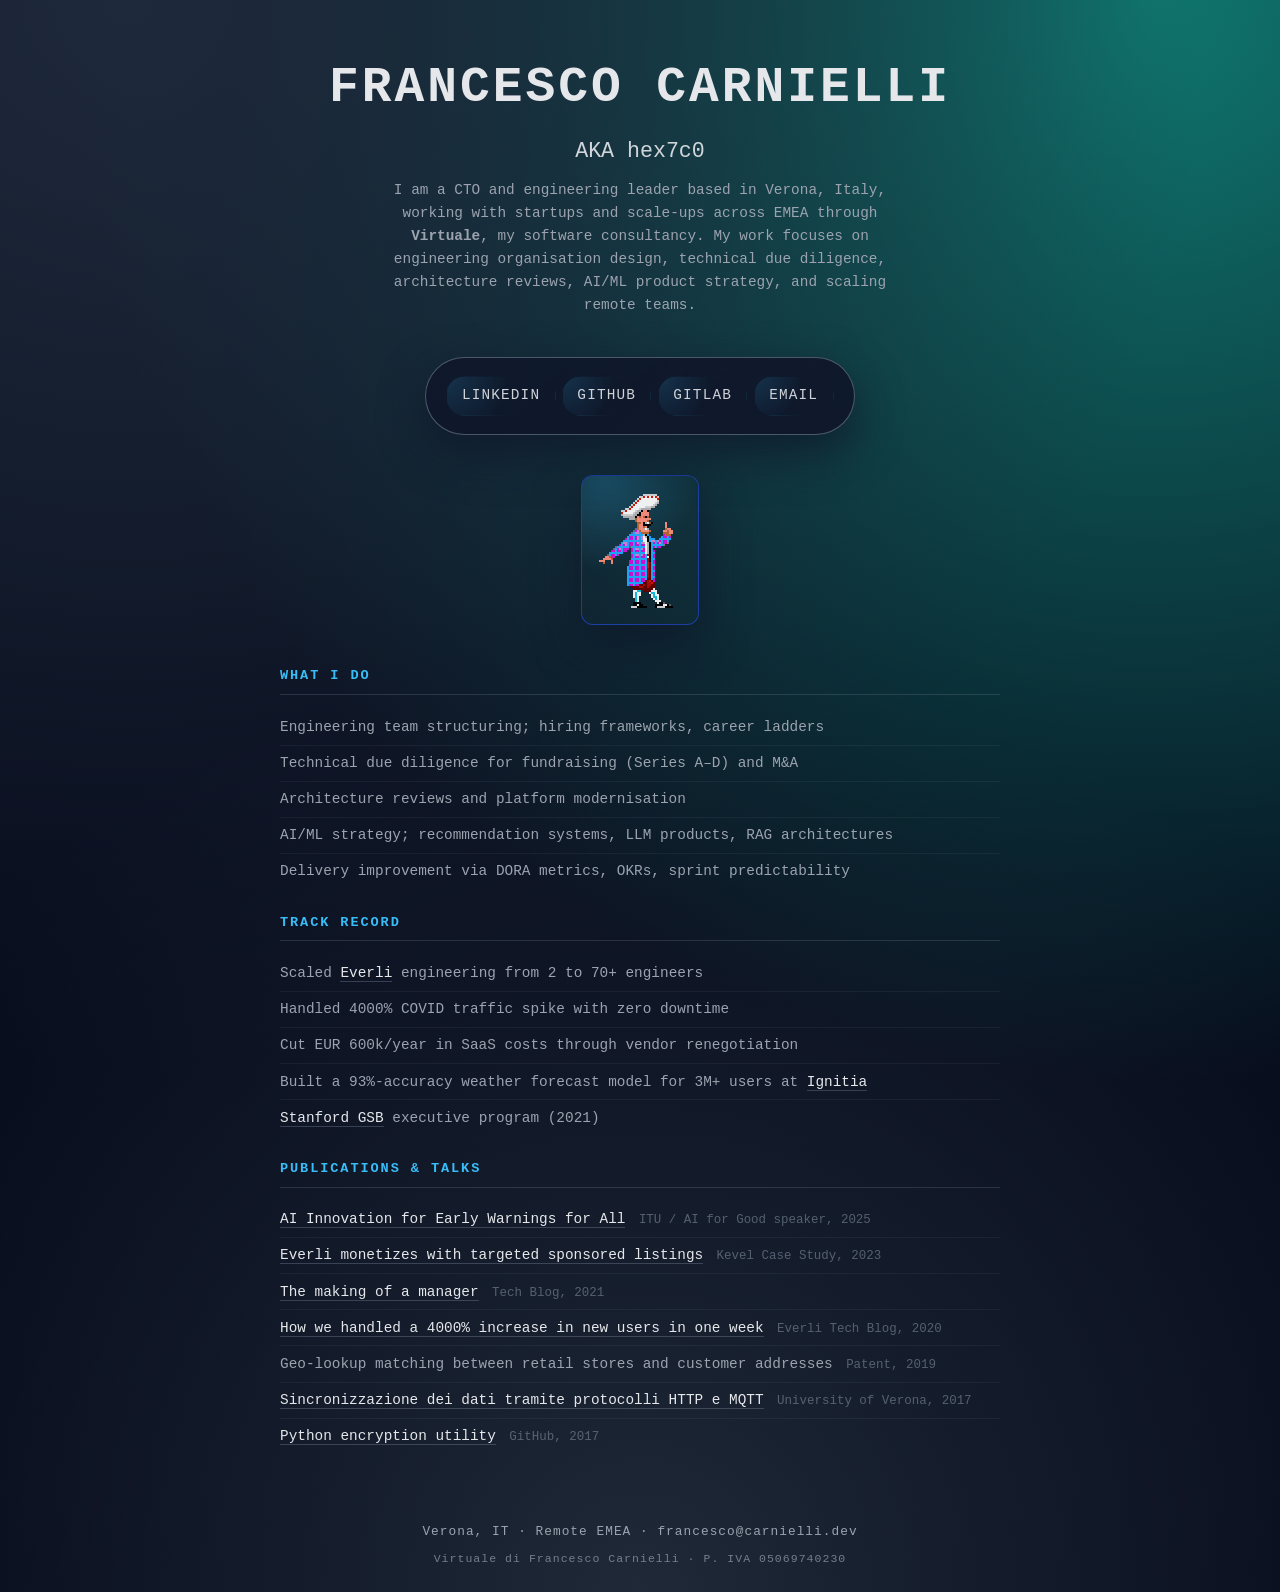
<file: index.html>
<!DOCTYPE html>
<html lang="en">
<head>
  <meta charset="utf-8" />
  <title>Francesco Carnielli | hex7c0 | CTO</title>

  <meta name="author" content="Francesco Carnielli" />
  <meta name="description" content="Francesco Carnielli (hex7c0), CTO &amp; engineering leader in Verona — helping startups and scale-ups build teams, run due diligence, and ship AI/ML products." />
  <meta name="viewport" content="width=device-width, initial-scale=1" />
  <meta name="robots" content="index, follow, max-image-preview:large, max-snippet:-1, max-video-preview:-1">

  <link rel="canonical" href="https://francesco.carnielli.dev/" />
  <link rel="alternate" hreflang="en" href="https://francesco.carnielli.dev/">
  <link rel="alternate" hreflang="x-default" href="https://francesco.carnielli.dev/">

  <link rel="icon" type="image/x-icon" href="/favicon.ico" />
  <style>
:root {
  --bg: #020617;
  --bg-soft: #0b1120;
  --fg: #e5e7eb;
  --fg-body: #cbd5e1;
  --muted: #9ca3af;
  --accent: #38bdf8;
  --accent-soft: rgba(56, 189, 248, 0.18);
  --link-hover: #7dd3fc;

  --font-mono: ui-monospace, SFMono-Regular, Menlo, Monaco, Consolas, "Liberation Mono", "Fira Code", "JetBrains Mono", monospace;

  --radius-lg: 0.75rem;
  --radius-full: 999px;
  --shadow-soft: 0 18px 45px rgba(15, 23, 42, 0.75);
  --transition-fast: 160ms ease-out;
}

*, *::before, *::after { box-sizing: border-box; }

body {
  margin: 0;
  min-height: 100vh;
  font-family: var(--font-mono);
  background:
    radial-gradient(circle at 10% 0%, #1e293b 0, transparent 55%),
    radial-gradient(circle at 90% 0%, #0f766e 0, transparent 55%),
    radial-gradient(circle at 50% 100%, #1f2937 0, transparent 55%),
    linear-gradient(180deg, var(--bg-soft), var(--bg));
  color: var(--fg-body);
  display: flex;
  flex-direction: column;
  -webkit-font-smoothing: antialiased;
  text-rendering: optimizeLegibility;
  line-height: 1.65;
}

a { transition: color var(--transition-fast), border-color var(--transition-fast); }

/* =============================================================
 * Homepage specific
 * ============================================================= */

main.page {
  flex: 1;
  display: flex;
  flex-direction: column;
  align-items: center;
  padding: 3rem 1.5rem 2rem;
  position: relative;
  z-index: 1;
  gap: 2.5rem;
}

.hero {
  max-width: 720px;
  text-align: center;
}
.hero h1 {
  margin: 0 0 0.25rem;
  font-size: clamp(2.2rem, 3vw + 1rem, 3.1rem);
  font-weight: 600;
  letter-spacing: 0.06em;
  text-transform: uppercase;
  color: var(--fg);
}
.hero h2 {
  margin: 0 0 0.6rem;
  font-size: clamp(1rem, 1.2vw + 0.8rem, 1.35rem);
  font-weight: 300;
  opacity: 0.9;
  color: var(--fg);
}
/* Same face as the UA <code> style used by the handle next to it */
.hero .aka { font-family: monospace; }
.hero .tagline {
  margin: 0 auto;
  font-size: 0.9rem;
  color: var(--muted);
  line-height: 1.6;
  max-width: 520px;
}

/* Nav pill */
nav.links {
  padding: 1.1rem 1.25rem;
  border-radius: var(--radius-full);
  background: linear-gradient(135deg, rgba(15,23,42,0.9), rgba(15,23,42,0.95));
  border: 1px solid rgba(148, 163, 184, 0.45);
  box-shadow: var(--shadow-soft);
  backdrop-filter: blur(18px);
  -webkit-backdrop-filter: blur(18px);
}
nav.links ul {
  margin: 0; padding: 0; list-style: none;
  display: flex; flex-wrap: wrap; gap: 0.4rem;
  justify-content: center; align-items: center;
}
nav.links li { transition: opacity var(--transition-fast); }
nav.links a {
  position: relative;
  display: inline-flex; align-items: center; gap: 0.35rem;
  padding: 0.45rem 0.9rem;
  border-radius: var(--radius-full);
  border: 1px solid transparent;
  font-size: 0.9rem;
  letter-spacing: 0.08em;
  text-transform: uppercase;
  text-decoration: none;
  color: var(--fg);
  opacity: 0.9;
  background: radial-gradient(circle at 0 0, var(--accent-soft), transparent 55%);
  cursor: pointer;
  white-space: nowrap;
  transition: background var(--transition-fast), border-color var(--transition-fast),
    color var(--transition-fast), opacity var(--transition-fast),
    transform var(--transition-fast), box-shadow var(--transition-fast);
}
nav.links a:hover, nav.links a:focus-visible {
  outline: none;
  background: radial-gradient(circle at 10% 0%, rgba(56,189,248,0.35), transparent 65%);
  border-color: var(--accent);
  color: var(--link-hover);
  opacity: 1;
  transform: translateY(-1px);
  box-shadow: 0 10px 30px rgba(15,23,42,0.85);
}
nav.links li.fade { opacity: 0.25; }

/* Homepage content sections */
.content {
  max-width: 720px;
  width: 100%;
  text-align: left;
}
.content h3 {
  font-size: 0.85rem;
  text-transform: uppercase;
  letter-spacing: 0.14em;
  color: var(--accent);
  margin: 0 0 0.9rem;
  padding-bottom: 0.4rem;
  border-bottom: 1px solid rgba(148,163,184,0.2);
}
.content ul {
  margin: 0 0 1.4rem;
  padding: 0;
  list-style: none;
}
.content li {
  font-size: 0.9rem;
  line-height: 1.55;
  color: var(--muted);
  padding: 0.4rem 0;
}
.content li + li {
  border-top: 1px solid rgba(148,163,184,0.08);
}
.content a {
  color: var(--fg);
  text-decoration: none;
  border-bottom: 1px solid rgba(148,163,184,0.3);
}
.content a:hover {
  color: var(--link-hover);
  border-color: var(--accent);
}
.content .meta {
  font-size: 0.78rem;
  color: rgba(148,163,184,0.5);
  margin-left: 0.3rem;
}

/* Avatar */
.avatar {
  margin: 0;
  padding: 0.65rem;
  border-radius: var(--radius-lg);
  background: radial-gradient(circle at 20% 0%, rgba(56,189,248,0.24), transparent 55%);
  border: 1px solid rgba(30,64,175,0.9);
  box-shadow: var(--shadow-soft);
}
.avatar img {
  display: block; max-width: 100%; height: auto;
  border-radius: calc(var(--radius-lg) - 0.35rem);
  opacity: 0.96;
  transition: transform var(--transition-fast), box-shadow var(--transition-fast), opacity var(--transition-fast);
}
.avatar img:hover { opacity: 1; box-shadow: 0 22px 50px rgba(15,23,42,0.95); }

/* Footer */
footer.site-footer {
  position: relative; z-index: 1;
  padding: 0.8rem 1.5rem 1.4rem;
  text-align: center;
  font-size: 0.8rem;
  color: var(--muted);
  letter-spacing: 0.08em;
}
footer.site-footer a { color: var(--muted); text-decoration: none; }
footer.site-footer a:hover { color: var(--link-hover); }
.legal { display: inline-block; font-size: 0.72rem; opacity: 0.7; margin-top: 0.45rem; }

/* =============================================================
 * Reduced motion
 * ============================================================= */
@media (prefers-reduced-motion: reduce) {
  .avatar img { transition: opacity 120ms ease-out; transform: none !important; box-shadow: var(--shadow-soft) !important; }
}

/* =============================================================
 * Mobile
 * ============================================================= */
@media (max-width: 720px) {
  main.page { padding-top: 2.5rem; gap: 2rem; }
  nav.links { border-radius: 1.2rem; padding: 0.9rem; width: 100%; max-width: 360px; }
  nav.links ul { display: grid; grid-template-columns: repeat(2, minmax(0,1fr)); gap: 0.6rem; }
  nav.links a { width: 100%; justify-content: center; font-size: 0.8rem; padding: 0.4rem 0.75rem; }
  .avatar { max-width: 140px; }
}
  </style>
  <link rel="author" href="/humans.txt" />

  <meta name="theme-color" content="#020617" />
  <meta property="og:title" content="Francesco Carnielli · hex7c0" />
  <meta property="og:description" content="CTO helping startups and scale-ups build, scale, and fix engineering organisations." />
  <meta property="og:type" content="website" />
  <meta property="og:url" content="https://francesco.carnielli.dev/" />
  <meta property="og:site_name" content="Francesco Carnielli" />
  <meta property="og:locale" content="en_US" />
  <meta property="og:image" content="https://francesco.carnielli.dev/1620806914573.jpeg" />
  <meta property="og:image:type" content="image/jpeg" />
  <meta property="og:image:width" content="746" />
  <meta property="og:image:height" content="746" />
  <meta property="og:image:alt" content="Francesco Carnielli" />

  <meta name="twitter:card" content="summary" />
  <meta name="twitter:image:alt" content="Francesco Carnielli" />

  <script>
    window.dataLayer = window.dataLayer || [];
    function gtag(){dataLayer.push(arguments);}
    gtag('js', new Date());
    gtag('config', 'G-HYYJ00WPV2');
    // Defer the GA library until after load so it never competes with the initial paint.
    addEventListener('load', function () {
      var s = document.createElement('script');
      s.src = 'https://www.googletagmanager.com/gtag/js?id=G-HYYJ00WPV2';
      s.async = true;
      document.head.appendChild(s);
    });
  </script>

  <script type="application/ld+json">
{
  "@context": "https://schema.org",
  "@graph": [
    {
      "@type": "ProfilePage",
      "@id": "https://francesco.carnielli.dev/#profile",
      "url": "https://francesco.carnielli.dev/",
      "name": "Francesco Carnielli · hex7c0 · CTO",
      "description": "Personal profile page for Francesco Carnielli, CTO and engineering leader.",
      "inLanguage": "en",
      "dateCreated": "2026-01-01T09:00:00+01:00",
      "dateModified": "2026-09-22T09:00:00+02:00",
      "isPartOf": {
        "@id": "https://francesco.carnielli.dev/#website"
      },
      "primaryImageOfPage": {
        "@id": "https://francesco.carnielli.dev/#profile-image"
      },
      "mainEntity": {
        "@id": "https://francesco.carnielli.dev/#person"
      }
    },
    {
      "@type": "ImageObject",
      "@id": "https://francesco.carnielli.dev/#profile-image",
      "url": "https://francesco.carnielli.dev/1620806914573.jpeg",
      "contentUrl": "https://francesco.carnielli.dev/1620806914573.jpeg",
      "caption": "Francesco Carnielli"
    },
    {
      "@type": "Person",
      "@id": "https://francesco.carnielli.dev/#person",
      "name": "Francesco Carnielli",
      "givenName": "Francesco",
      "familyName": "Carnielli",
      "alternateName": "hex7c0",
      "identifier": "hex7c0",
      "jobTitle": "Chief Technology Officer",
      "hasOccupation": {
        "@type": "Occupation",
        "name": "Chief Technology Officer",
        "occupationLocation": {
          "@type": "City",
          "name": "Verona, Italy"
        }
      },
      "description": "CTO and engineering leader helping startups and scale-ups build teams, improve architecture, run technical due diligence, and deliver AI/ML products.",
      "url": "https://francesco.carnielli.dev/",
      "mainEntityOfPage": {
        "@id": "https://francesco.carnielli.dev/#profile"
      },
      "email": "francesco@carnielli.dev",
      "image": {
        "@id": "https://francesco.carnielli.dev/#profile-image"
      },
      "address": {
        "@type": "PostalAddress",
        "addressLocality": "Verona",
        "addressRegion": "VR",
        "addressCountry": "IT"
      },
      "sameAs": [
        "https://www.linkedin.com/in/francesco-carnielli/",
        "https://github.com/hex7c0",
        "https://gitlab.com/hex7c0",
        "https://leetcode.com/u/hex7c0/",
        "https://stackoverflow.com/users/6843241",
        "https://www.npmjs.com/~hex7c0",
        "https://www.malt.com/profile/francescocarnielli",
        "https://www.gigx.com/user/francesco-carnielli",
        "https://aiforgood.itu.int/speaker/francesco-carnielli/"
      ],
      "knowsAbout": [
        "Software Engineering",
        "Engineering Leadership",
        "Team Scaling",
        "Technical Due Diligence",
        "AI/ML Strategy",
        "DORA Metrics",
        "E-Commerce"
      ],
      "knowsLanguage": [
        {
          "@type": "Language",
          "name": "Italian",
          "alternateName": "it"
        },
        {
          "@type": "Language",
          "name": "English",
          "alternateName": "en"
        }
      ],
      "alumniOf": [
        {
          "@type": "EducationalOrganization",
          "name": "Stanford University Graduate School of Business",
          "url": "https://www.gsb.stanford.edu/"
        },
        {
          "@type": "EducationalOrganization",
          "name": "University of Verona",
          "url": "https://www.univr.it/"
        }
      ],
      "owns": {
        "@id": "https://francesco.carnielli.dev/#business"
      },
      "worksFor": {
        "@type": "Organization",
        "name": "New Digital Intelligence",
        "url": "https://new-digital-intelligence.com/"
      },
      "affiliation": [
        {
          "@type": "Organization",
          "name": "Everli",
          "url": "https://everli.com"
        },
        {
          "@type": "Organization",
          "name": "Ignitia",
          "url": "https://ignitia.info"
        },
        {
          "@type": "Organization",
          "name": "New Digital Intelligence",
          "url": "https://new-digital-intelligence.com/"
        },
        {
          "@type": "Organization",
          "@id": "https://pixelgate.dog/#org",
          "name": "PixelGate",
          "url": "https://pixelgate.dog/",
          "sameAs": [
            "https://maps.google.com/?cid=12820802307592881686"
          ]
        }
      ],
      "subjectOf": [
        {
          "@type": "Article",
          "url": "https://www.itu.int/en/ITU-D/Emergency-Telecommunications/Pages/Events/2025/AI-for-EW4All-Hackathon-Finalists.aspx",
          "headline": "AI for Early Warnings for All Innovation Challenge: Top Four Finalists",
          "publisher": {
            "@type": "Organization",
            "name": "International Telecommunication Union",
            "url": "https://www.itu.int/"
          }
        },
        {
          "@type": "Article",
          "url": "https://www.kevel.com/customers/everli",
          "headline": "Everli monetizes with targeted sponsored listings",
          "publisher": {
            "@type": "Organization",
            "name": "Kevel",
            "url": "https://www.kevel.com/"
          }
        }
      ]
    },
    {
      "@type": "WebSite",
      "@id": "https://francesco.carnielli.dev/#website",
      "url": "https://francesco.carnielli.dev/",
      "name": "Francesco Carnielli · hex7c0",
      "description": "Personal website of Francesco Carnielli, CTO and engineering leader.",
      "inLanguage": "en",
      "publisher": {
        "@id": "https://francesco.carnielli.dev/#person"
      },
      "author": {
        "@id": "https://francesco.carnielli.dev/#person"
      }
    },
    {
      "@type": "BlogPosting",
      "@id": "https://francesco.carnielli.dev/the-making-of-a-manager/#article",
      "url": "https://francesco.carnielli.dev/the-making-of-a-manager/",
      "headline": "The Making of a Manager",
      "description": "Notes and takeaways from Julie Zhuo's The Making of a Manager.",
      "inLanguage": "en",
      "datePublished": "2021-05-03T09:00:00+02:00",
      "dateModified": "2026-05-04T09:00:00+02:00",
      "author": {
        "@id": "https://francesco.carnielli.dev/#person"
      },
      "publisher": {
        "@id": "https://francesco.carnielli.dev/#person"
      },
      "image": {
        "@id": "https://francesco.carnielli.dev/#profile-image"
      },
      "isPartOf": {
        "@id": "https://francesco.carnielli.dev/#website"
      }
    },
    {
      "@type": "BlogPosting",
      "@id": "https://francesco.carnielli.dev/#everli-covid-scale-post",
      "url": "https://web.archive.org/web/20201030065520/https://tech.everli.com/2020/07/07/how-we-handled-the-spike-of-more-than-4k-new-users-in-a-week/",
      "headline": "How we handled a 4000% increase in new users in one week",
      "description": "Engineering post-mortem on scaling Everli's platform during the COVID-19 traffic surge.",
      "inLanguage": "en",
      "datePublished": "2020-07-07T09:00:00+02:00",
      "author": {
        "@id": "https://francesco.carnielli.dev/#person"
      },
      "publisher": {
        "@type": "Organization",
        "name": "Everli",
        "url": "https://everli.com"
      },
      "image": {
        "@id": "https://francesco.carnielli.dev/#profile-image"
      }
    },
    {
      "@type": "CreativeWork",
      "@id": "https://francesco.carnielli.dev/#smiot-work",
      "url": "https://github.com/hex7c0/smIoT",
      "name": "Sincronizzazione dei dati tramite protocolli HTTP e MQTT",
      "description": "University of Verona research work on data synchronisation using HTTP and MQTT protocols.",
      "inLanguage": "it",
      "datePublished": "2017",
      "author": {
        "@id": "https://francesco.carnielli.dev/#person"
      }
    },
    {
      "@type": "SoftwareSourceCode",
      "@id": "https://francesco.carnielli.dev/#encryptopy",
      "url": "https://francesco.carnielli.dev/EncryptoPy/",
      "name": "EncryptoPy",
      "description": "Python encryption utility.",
      "programmingLanguage": "Python",
      "datePublished": "2017",
      "author": {
        "@id": "https://francesco.carnielli.dev/#person"
      },
      "codeRepository": "https://github.com/hex7c0/EncryptoPy"
    },
    {
      "@type": "CreativeWork",
      "@id": "https://francesco.carnielli.dev/#geo-lookup-patent",
      "name": "Geo-lookup matching between retail stores and customer addresses",
      "description": "Patent covering geo-lookup matching between retail stores and customer addresses.",
      "genre": "Patent",
      "inLanguage": "en",
      "datePublished": "2019",
      "author": {
        "@id": "https://francesco.carnielli.dev/#person"
      }
    },
    {
      "@type": "ProfessionalService",
      "@id": "https://francesco.carnielli.dev/#business",
      "name": "Virtuale",
      "legalName": "Virtuale di Francesco Carnielli",
      "vatID": "IT05069740230",
      "taxID": "05069740230",
      "url": "https://francesco.carnielli.dev/",
      "image": {
        "@id": "https://francesco.carnielli.dev/#profile-image"
      },
      "founder": {
        "@id": "https://francesco.carnielli.dev/#person"
      },
      "subOrganization": {
        "@id": "https://pixelgate.dog/#org"
      },
      "areaServed": {
        "@type": "Place",
        "name": "Europe"
      },
      "serviceType": [
        "Software consulting",
        "Technical due diligence",
        "Engineering leadership",
        "AI/ML strategy"
      ],
      "address": {
        "@type": "PostalAddress",
        "addressCountry": "IT"
      },
      "sameAs": [
        "https://maps.google.com/?cid=18102460812239205122"
      ]
    }
  ]
}
  </script>

</head>
<body>
  <main id="main" class="page">
    <header class="hero">
      <h1>Francesco Carnielli</h1>
      <h2>
        <span class="aka">AKA</span>
        <code>hex7c0</code>
      </h2>
      <p class="tagline">
        I am a CTO and engineering leader based in Verona, Italy, working with startups and scale-ups across EMEA
        through <strong>Virtuale</strong>, my software consultancy. My work focuses on engineering organisation design,
        technical due diligence, architecture reviews, AI/ML product strategy, and scaling remote teams.
      </p>
    </header>

    <nav class="links" id="nav" aria-label="Profiles">
      <ul>
        <li><a href="https://www.linkedin.com/in/francesco-carnielli/" target="_blank" rel="me noopener">LinkedIn</a></li>
        <li><a href="https://github.com/hex7c0" target="_blank" rel="me noopener">GitHub</a></li>
        <li><a href="https://gitlab.com/hex7c0" target="_blank" rel="me noopener">GitLab</a></li>
        <li><a href="mailto:francesco@carnielli.dev">Email</a></li>
      </ul>
    </nav>

    <figure class="avatar">
      <img id="stan" src="stan.gif" alt="Site avatar: Stan, the animated pixel-art salesman in a checkered jacket" width="95" height="128" decoding="async" />
    </figure>

    <section class="content">
      <h3>What I do</h3>
      <ul>
        <li>Engineering team structuring; hiring frameworks, career ladders</li>
        <li>Technical due diligence for fundraising (Series A&ndash;D) and M&amp;A</li>
        <li>Architecture reviews and platform modernisation</li>
        <li>AI/ML strategy; recommendation systems, LLM products, RAG architectures</li>
        <li>Delivery improvement via DORA metrics, OKRs, sprint predictability</li>
      </ul>

      <h3>Track record</h3>
      <ul>
        <li>Scaled <a href="https://everli.com" target="_blank" rel="noopener">Everli</a> engineering from 2 to 70+ engineers</li>
        <li>Handled 4000% COVID traffic spike with zero downtime</li>
        <li>Cut EUR&nbsp;600k/year in SaaS costs through vendor renegotiation</li>
        <li>Built a 93%-accuracy weather forecast model for 3M+ users at <a href="https://ignitia.info" target="_blank" rel="noopener">Ignitia</a></li>
        <li><a href="https://stanfordexeced.novoed.com/#!/courses/endeavor-tech-leaders-su21/statements/2482316" target="_blank" rel="noopener">Stanford GSB</a> executive program (2021)</li>
      </ul>

      <h3>Publications &amp; Talks</h3>
      <ul>
        <li><a href="https://web.archive.org/web/20260218130214/https://www.itu.int/en/ITU-D/Emergency-Telecommunications/Pages/Events/2025/AI-for-EW4All-Hackathon-Finalists.aspx" target="_blank" rel="noopener">AI Innovation for Early Warnings for All</a> <span class="meta">ITU / AI for Good speaker, 2025</span></li>
        <li><a href="https://web.archive.org/web/20251206194227/https://www.kevel.com/customers/everli" target="_blank" rel="noopener">Everli monetizes with targeted sponsored listings</a> <span class="meta">Kevel Case Study, 2023</span></li>
        <li><a href="/the-making-of-a-manager/">The making of a manager</a> <span class="meta">Tech Blog, 2021</span></li>
        <li><a href="https://web.archive.org/web/20201030065520/https://tech.everli.com/2020/07/07/how-we-handled-the-spike-of-more-than-4k-new-users-in-a-week" target="_blank" rel="noopener">How we handled a 4000% increase in new users in one week</a> <span class="meta">Everli Tech Blog, 2020</span></li>
        <li>Geo-lookup matching between retail stores and customer addresses <span class="meta">Patent, 2019</span></li>
        <li><a href="https://github.com/hex7c0/smIoT" target="_blank" rel="noopener" lang="it" hreflang="it">Sincronizzazione dei dati tramite protocolli HTTP e MQTT</a> <span class="meta">University of Verona, 2017</span></li>
        <li><a href="/EncryptoPy/">Python encryption utility</a> <span class="meta">GitHub, 2017</span></li>
      </ul>
    </section>
  </main>

  <footer class="site-footer">
    <a href="https://en.wikipedia.org/wiki/Verona" target="_blank" rel="noopener">Verona, IT</a>
    &middot; Remote EMEA &middot;
    <a href="mailto:francesco@carnielli.dev">francesco@carnielli.dev</a>
    <br />
    <span class="legal">Virtuale di Francesco Carnielli &middot; P. IVA 05069740230</span>
  </footer>

  <script>
    (() => {
      "use strict";
      const enableMotion = !window.matchMedia("(prefers-reduced-motion: reduce)").matches
        && window.matchMedia("(hover: hover)").matches
        && !window.matchMedia("(pointer: coarse)").matches;
      if (!enableMotion) return;
      const stan = document.getElementById("stan");
      const linkItems = Array.from(document.getElementById("nav").querySelectorAll("li"));
      let middleX = window.innerWidth / 2;
      let middleY = window.innerHeight / 2;
      window.addEventListener("resize", function() { middleX = window.innerWidth / 2; middleY = window.innerHeight / 2; });
      let lastMouseEvent = null, frameRequested = false;
      function handleMouseFrame() {
        frameRequested = false;
        if (!lastMouseEvent) return;
        const dx = lastMouseEvent.clientX - middleX, dy = middleY - lastMouseEvent.clientY;
        const rotateY = dx / 16, rotateX = dy / 12, scaleX = dx < 0 ? -1 : 1;
        const s = (rotateX - rotateY) / 8;
        stan.style.transform = "rotateY(" + rotateY + "deg) rotateX(" + rotateX + "deg) scaleX(" + scaleX + ")";
        stan.style.boxShadow = s + "px " + s + "px 22px rgba(15,23,42,0.95)";
      }
      window.addEventListener("mousemove", function(e) {
        lastMouseEvent = e;
        if (!frameRequested) { frameRequested = true; requestAnimationFrame(handleMouseFrame); }
      }, { passive: true });
      linkItems.forEach(function(item) {
        item.addEventListener("mouseenter", function() { linkItems.forEach(function(li) { li.classList.add("fade"); }); item.classList.remove("fade"); });
        item.addEventListener("mouseleave", function() { linkItems.forEach(function(li) { li.classList.remove("fade"); }); });
      });
    })();
  </script>
</body>
</html>
</file>
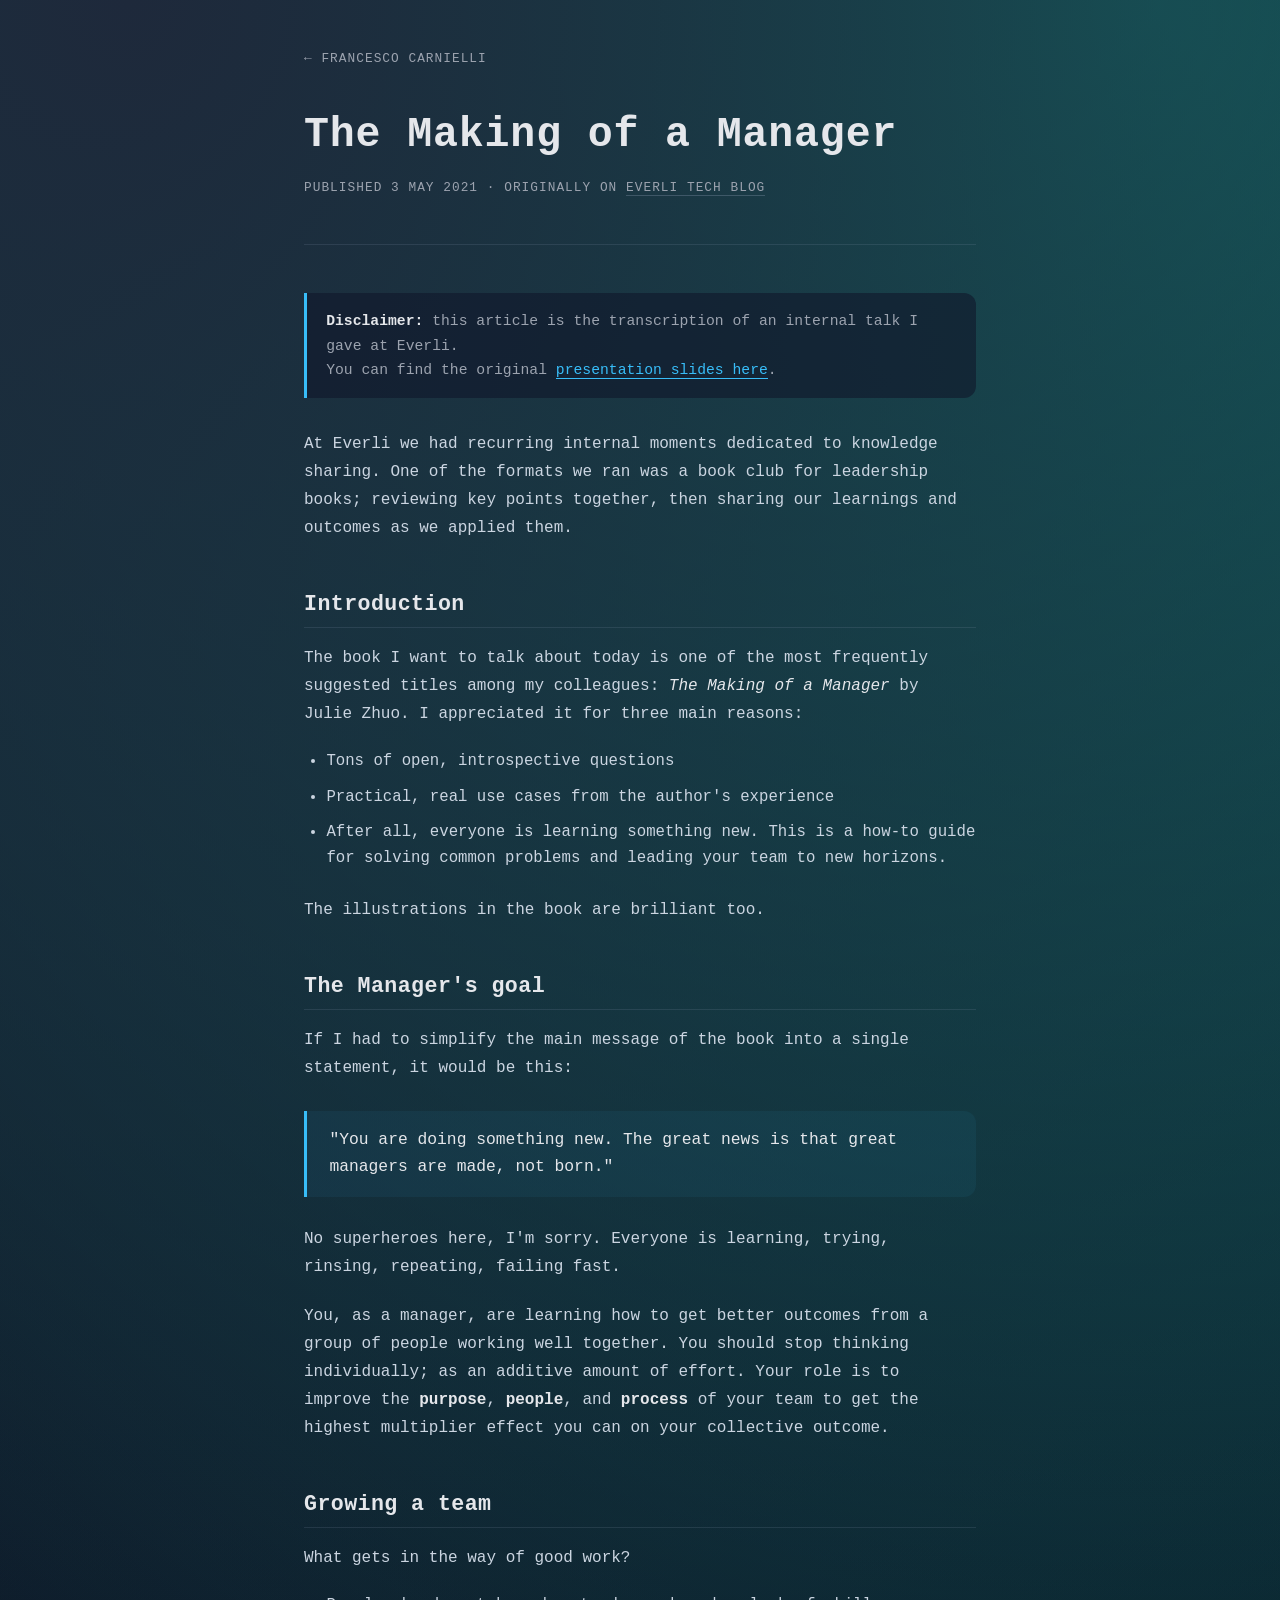
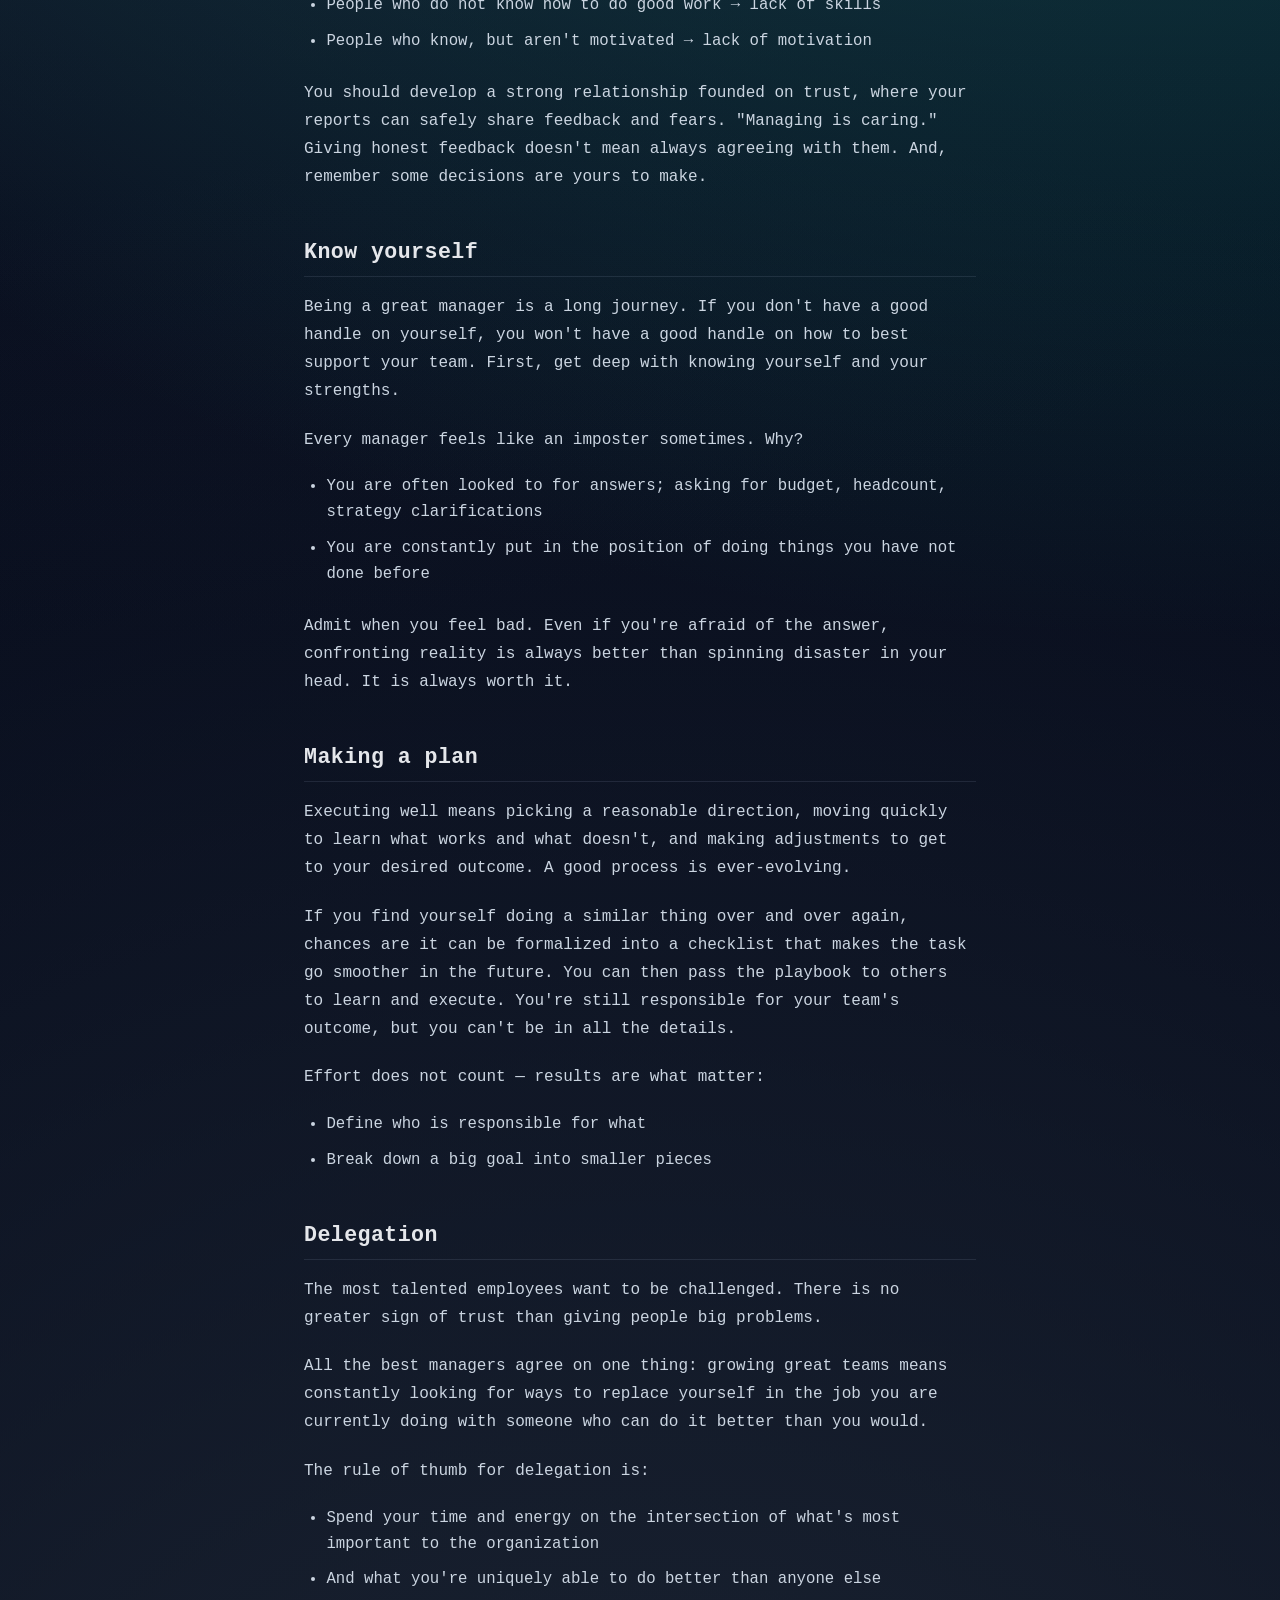
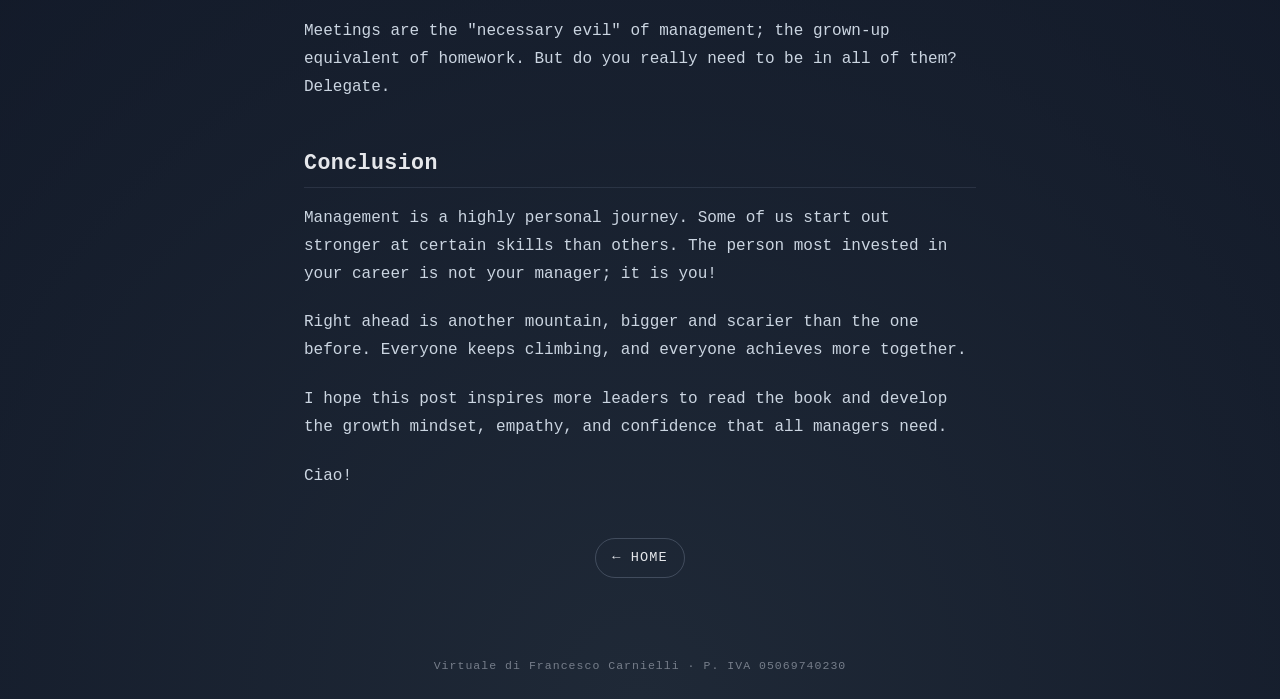
<file: the-making-of-a-manager/index.html>
<!DOCTYPE html>
<html lang="en">
<head>
  <meta charset="utf-8" />
  <title>The Making of a Manager · Francesco Carnielli</title>

  <meta name="author" content="Francesco Carnielli" />
  <meta name="description" content="Notes and takeaways from Julie Zhuo's 'The Making of a Manager': an engineering leader on managing teams, delegation, and growing as a manager." />
  <meta name="viewport" content="width=device-width, initial-scale=1" />
  <meta name="robots" content="index, follow, max-image-preview:large, max-snippet:-1, max-video-preview:-1">

  <link rel="canonical" href="https://francesco.carnielli.dev/the-making-of-a-manager/" />
  <link rel="alternate" hreflang="en" href="https://francesco.carnielli.dev/the-making-of-a-manager/">
  <link rel="alternate" hreflang="x-default" href="https://francesco.carnielli.dev/the-making-of-a-manager/">

  <link rel="icon" type="image/x-icon" href="/favicon.ico" />
  <style>
:root {
  --bg: #020617;
  --bg-soft: #0b1120;
  --fg: #e5e7eb;
  --fg-body: #cbd5e1;
  --muted: #9ca3af;
  --accent: #38bdf8;
  --accent-soft: rgba(56, 189, 248, 0.18);
  --link-hover: #7dd3fc;

  --font-mono: ui-monospace, SFMono-Regular, Menlo, Monaco, Consolas, "Liberation Mono", "Fira Code", "JetBrains Mono", monospace;

  --radius-lg: 0.75rem;
  --radius-full: 999px;
  --shadow-soft: 0 18px 45px rgba(15, 23, 42, 0.75);
  --transition-fast: 160ms ease-out;
}

*, *::before, *::after { box-sizing: border-box; }

body {
  margin: 0;
  min-height: 100vh;
  font-family: var(--font-mono);
  background:
    radial-gradient(circle at 10% 0%, #1e293b 0, transparent 55%),
    radial-gradient(circle at 90% 0%, #0f766e 0, transparent 55%),
    radial-gradient(circle at 50% 100%, #1f2937 0, transparent 55%),
    linear-gradient(180deg, var(--bg-soft), var(--bg));
  color: var(--fg-body);
  display: flex;
  flex-direction: column;
  -webkit-font-smoothing: antialiased;
  text-rendering: optimizeLegibility;
  line-height: 1.65;
}

a { transition: color var(--transition-fast), border-color var(--transition-fast); }

/* Footer */
footer.site-footer {
  position: relative; z-index: 1;
  padding: 0.8rem 1.5rem 1.4rem;
  text-align: center;
  font-size: 0.8rem;
  color: var(--muted);
  letter-spacing: 0.08em;
}
.legal { display: inline-block; font-size: 0.72rem; opacity: 0.7; }

.article-page {
  max-width: 720px;
  margin: 0 auto;
  padding: 3rem 1.5rem 4rem;
  flex: 1;
}

.breadcrumb {
  font-size: 0.8rem;
  letter-spacing: 0.08em;
  text-transform: uppercase;
  margin-bottom: 2.5rem;
  color: var(--muted);
}
.breadcrumb a {
  color: var(--muted);
  text-decoration: none;
  border-bottom: 1px solid transparent;
}
.breadcrumb a:hover { color: var(--link-hover); border-bottom-color: var(--accent); }

article header {
  margin-bottom: 3rem;
  padding-bottom: 1.5rem;
  border-bottom: 1px solid rgba(148, 163, 184, 0.15);
}
article h1 {
  font-size: clamp(1.8rem, 2.5vw + 1rem, 2.6rem);
  font-weight: 600;
  letter-spacing: 0.02em;
  color: var(--fg);
  margin: 0 0 1rem;
  line-height: 1.25;
}
article .meta {
  font-size: 0.8rem;
  letter-spacing: 0.08em;
  text-transform: uppercase;
  color: var(--muted);
}
article .meta a {
  color: var(--muted);
  text-decoration: none;
  border-bottom: 1px solid rgba(148, 163, 184, 0.3);
}
article .meta a:hover { color: var(--link-hover); border-color: var(--accent); }

/* Disclaimer */
.disclaimer {
  background: rgba(15, 23, 42, 0.6);
  border-left: 3px solid var(--accent);
  padding: 1rem 1.2rem;
  margin: 0 0 2rem;
  font-size: 0.92rem;
  color: var(--muted);
  border-radius: 0 var(--radius-lg) var(--radius-lg) 0;
}
.disclaimer strong { color: var(--fg); }
.disclaimer a { color: var(--accent); text-decoration: none; border-bottom: 1px solid var(--accent); }
.disclaimer a:hover { color: var(--link-hover); }

/* Article body */
article h2 {
  font-size: 1.35rem;
  color: var(--fg);
  margin: 2.8rem 0 1rem;
  padding-bottom: 0.3rem;
  border-bottom: 1px solid rgba(148, 163, 184, 0.15);
  letter-spacing: 0.02em;
}
article p {
  margin: 0 0 1.3rem;
  font-size: 1rem;
  line-height: 1.75;
}
article ul {
  margin: 0 0 1.5rem;
  padding-left: 1.4rem;
}
article li {
  margin-bottom: 0.6rem;
  font-size: 0.98rem;
  line-height: 1.65;
}
article blockquote {
  margin: 1.8rem 0;
  padding: 1rem 1.4rem;
  border-left: 3px solid var(--accent);
  background: rgba(56, 189, 248, 0.06);
  font-style: normal;
  color: var(--fg);
  border-radius: 0 var(--radius-lg) var(--radius-lg) 0;
  font-size: 1.02rem;
}
article em { color: var(--fg); font-style: italic; }
article strong { color: var(--fg); }
article a {
  color: var(--fg);
  text-decoration: none;
  border-bottom: 1px solid rgba(148, 163, 184, 0.4);
}
article a:hover { color: var(--link-hover); border-color: var(--accent); }

article footer {
  margin-top: 3rem;
  padding-top: 2rem;
  border-top: 1px solid rgba(148, 163, 184, 0.15);
  font-size: 0.85rem;
  color: var(--muted);
}
article footer p { margin: 0.4rem 0; }
article footer .tags {
  display: flex;
  flex-wrap: wrap;
  gap: 0.4rem;
  margin-top: 1rem;
}
article footer .tag {
  padding: 0.25rem 0.7rem;
  border-radius: var(--radius-full);
  background: rgba(56, 189, 248, 0.1);
  border: 1px solid rgba(56, 189, 248, 0.25);
  color: var(--accent);
  font-size: 0.72rem;
  letter-spacing: 0.06em;
  text-transform: uppercase;
}

.bottom-nav {
  margin-top: 3rem;
  display: flex;
  justify-content: center;
  gap: 1rem;
  flex-wrap: wrap;
}
.bottom-nav a {
  font-size: 0.85rem;
  letter-spacing: 0.08em;
  text-transform: uppercase;
  padding: 0.5rem 1rem;
  border-radius: var(--radius-full);
  border: 1px solid rgba(148, 163, 184, 0.3);
  color: var(--fg);
  text-decoration: none;
  transition: border-color var(--transition-fast), color var(--transition-fast), background var(--transition-fast);
}
.bottom-nav a:hover {
  border-color: var(--accent);
  color: var(--link-hover);
  background: rgba(56, 189, 248, 0.08);
}

/* =============================================================
 * Mobile
 * ============================================================= */
@media (max-width: 720px) {
  .article-page { padding: 2rem 1.2rem 3rem; }
  article p { font-size: 0.96rem; }
  article li { font-size: 0.94rem; }
}
  </style>
  <link rel="author" href="/humans.txt" />

  <meta name="theme-color" content="#020617" />
  <meta property="og:title" content="The Making of a Manager · Francesco Carnielli" />
  <meta property="og:description" content="Notes and takeaways from Julie Zhuo's 'The Making of a Manager' — book review and reflections from an engineering leader." />
  <meta property="og:type" content="article" />
  <meta property="og:url" content="https://francesco.carnielli.dev/the-making-of-a-manager/" />
  <meta property="og:site_name" content="Francesco Carnielli" />
  <meta property="og:locale" content="en_US" />
  <meta property="og:image" content="https://francesco.carnielli.dev/1620806914573.jpeg" />
  <meta property="og:image:type" content="image/jpeg" />
  <meta property="og:image:width" content="746" />
  <meta property="og:image:height" content="746" />
  <meta property="og:image:alt" content="Francesco Carnielli" />

  <meta name="twitter:card" content="summary" />
  <meta name="twitter:image:alt" content="Francesco Carnielli" />

  <meta property="article:author" content="Francesco Carnielli" />
  <meta property="article:published_time" content="2021-05-03T09:00:00+02:00" />
  <meta property="article:modified_time" content="2026-05-04T09:00:00+02:00" />

  <script>
    window.dataLayer = window.dataLayer || [];
    function gtag(){dataLayer.push(arguments);}
    gtag('js', new Date());
    gtag('config', 'G-HYYJ00WPV2');
    // Defer the GA library until after load so it never competes with the initial paint.
    addEventListener('load', function () {
      var s = document.createElement('script');
      s.src = 'https://www.googletagmanager.com/gtag/js?id=G-HYYJ00WPV2';
      s.async = true;
      document.head.appendChild(s);
    });
  </script>

  <script type="application/ld+json">
{
  "@context": "https://schema.org",
  "@type": "BlogPosting",
  "@id": "https://francesco.carnielli.dev/the-making-of-a-manager/#article",
  "url": "https://francesco.carnielli.dev/the-making-of-a-manager/",
  "mainEntityOfPage": {
    "@type": "WebPage",
    "@id": "https://francesco.carnielli.dev/the-making-of-a-manager/#webpage",
    "url": "https://francesco.carnielli.dev/the-making-of-a-manager/"
  },
  "headline": "The Making of a Manager",
  "description": "Notes and takeaways from Julie Zhuo's The Making of a Manager.",
  "inLanguage": "en",
  "datePublished": "2021-05-03T09:00:00+02:00",
  "dateModified": "2026-05-04T09:00:00+02:00",
  "author": {
    "@type": "Person",
    "@id": "https://francesco.carnielli.dev/#person",
    "name": "Francesco Carnielli",
    "url": "https://francesco.carnielli.dev/"
  },
  "publisher": {
    "@id": "https://francesco.carnielli.dev/#person"
  },
  "image": {
    "@type": "ImageObject",
    "@id": "https://francesco.carnielli.dev/#profile-image",
    "url": "https://francesco.carnielli.dev/1620806914573.jpeg",
    "contentUrl": "https://francesco.carnielli.dev/1620806914573.jpeg",
    "caption": "Francesco Carnielli"
  },
  "about": {
    "@type": "Book",
    "name": "The Making of a Manager",
    "author": {
      "@type": "Person",
      "name": "Julie Zhuo"
    },
    "isbn": "9780735219564"
  },
  "keywords": [
    "engineering management",
    "management",
    "leadership",
    "Julie Zhuo"
  ],
  "breadcrumb": {
    "@type": "BreadcrumbList",
    "itemListElement": [
      {
        "@type": "ListItem",
        "position": 1,
        "name": "Francesco Carnielli",
        "item": "https://francesco.carnielli.dev/"
      },
      {
        "@type": "ListItem",
        "position": 2,
        "name": "The Making of a Manager"
      }
    ]
  }
}
  </script>

</head>
<body>
  <main class="article-page">
    <nav class="breadcrumb">
      <a href="/">← Francesco Carnielli</a>
    </nav>

    <article>
      <header>
        <h1>The Making of a Manager</h1>
        <p class="meta">
          Published 3 May 2021 &middot;
          Originally on <a href="https://web.archive.org/web/20230128145555/https://tech.everli.com/2021/05/03/the-making-of-a-manager/" target="_blank" rel="noopener">Everli Tech Blog</a>
        </p>
      </header>

      <div class="disclaimer">
        <strong>Disclaimer:</strong> this article is the transcription of an internal talk I gave at Everli.
        <br />
        You can find the original <a href="https://docs.google.com/presentation/d/1e2acsJJSo64x1NbBW01m2_OmqAWt-j1PKuzexHRxlvU/edit?usp=sharing" target="_blank" rel="noopener">presentation slides here</a>.
      </div>

      <p>
        At Everli we had recurring internal moments dedicated to knowledge sharing.
        One of the formats we ran was a book club for leadership books; reviewing key points together, then sharing our learnings and outcomes as we applied them.
      </p>

      <h2>Introduction</h2>
      <p>
        The book I want to talk about today is one of the most frequently suggested titles among my colleagues:
        <em>The Making of a Manager</em> by Julie Zhuo. I appreciated it for three main reasons:
      </p>
      <ul>
        <li>Tons of open, introspective questions</li>
        <li>Practical, real use cases from the author's experience</li>
        <li>After all, everyone is learning something new. This is a how-to guide for solving common problems and leading your team to new horizons.</li>
      </ul>
      <p>The illustrations in the book are brilliant too.</p>

      <h2>The Manager's goal</h2>
      <p>If I had to simplify the main message of the book into a single statement, it would be this:</p>

      <blockquote>
        "You are doing something new. The great news is that great managers are made, not born."
      </blockquote>

      <p>No superheroes here, I'm sorry. Everyone is learning, trying, rinsing, repeating, failing fast.</p>
      <p>
        You, as a manager, are learning how to get better outcomes from a group of people working well
        together. You should stop thinking individually; as an additive amount of effort. Your role is to
        improve the <strong>purpose</strong>, <strong>people</strong>, and <strong>process</strong> of your
        team to get the highest multiplier effect you can on your collective outcome.
      </p>

      <h2>Growing a team</h2>
      <p>What gets in the way of good work?</p>
      <ul>
        <li>People who do not know how to do good work &rarr; lack of skills</li>
        <li>People who know, but aren't motivated &rarr; lack of motivation</li>
      </ul>
      <p>
        You should develop a strong relationship founded on trust, where your reports can safely share feedback and fears.
        "Managing is caring." Giving honest feedback doesn't mean always agreeing with them.
        And, remember some decisions are yours to make.
      </p>

      <h2>Know yourself</h2>
      <p>
        Being a great manager is a long journey. If you don't have a good handle on yourself, you won't
        have a good handle on how to best support your team. First, get deep with knowing yourself and
        your strengths.
      </p>
      <p>Every manager feels like an imposter sometimes. Why?</p>
      <ul>
        <li>You are often looked to for answers; asking for budget, headcount, strategy clarifications</li>
        <li>You are constantly put in the position of doing things you have not done before</li>
      </ul>
      <p>
        Admit when you feel bad. Even if you're afraid of the answer, confronting reality is always better
        than spinning disaster in your head. It is always worth it.
      </p>

      <h2>Making a plan</h2>
      <p>
        Executing well means picking a reasonable direction, moving quickly to learn what works and what
        doesn't, and making adjustments to get to your desired outcome. A good process is ever-evolving.
      </p>
      <p>
        If you find yourself doing a similar thing over and over again, chances are it can be formalized
        into a checklist that makes the task go smoother in the future. You can then pass the playbook to
        others to learn and execute. You're still responsible for your team's outcome, but you can't be
        in all the details.
      </p>
      <p>Effort does not count &mdash; results are what matter:</p>
      <ul>
        <li>Define who is responsible for what</li>
        <li>Break down a big goal into smaller pieces</li>
      </ul>

      <h2>Delegation</h2>
      <p>
        The most talented employees want to be challenged. There is no greater sign of trust than giving
        people big problems.
      </p>
      <p>
        All the best managers agree on one thing: growing great teams means constantly looking for ways
        to replace yourself in the job you are currently doing with someone who can do it better than
        you would.
      </p>
      <p>The rule of thumb for delegation is:</p>
      <ul>
        <li>Spend your time and energy on the intersection of what's most important to the organization</li>
        <li>And what you're uniquely able to do better than anyone else</li>
      </ul>
      <p>
        Meetings are the "necessary evil" of management; the grown-up equivalent of homework. But do
        you really need to be in all of them? Delegate.
      </p>

      <h2>Conclusion</h2>
      <p>
        Management is a highly personal journey. Some of us start out stronger at certain skills than
        others. The person most invested in your career is not your manager; it is you!
      </p>
      <p>
        Right ahead is another mountain, bigger and scarier than the one before. Everyone keeps climbing,
        and everyone achieves more together.
      </p>
      <p>
        I hope this post inspires more leaders to read the book and develop the growth mindset, empathy,
        and confidence that all managers need.
      </p>
      <p>Ciao!</p>

    </article>

    <nav class="bottom-nav">
      <a href="/">← Home</a>
    </nav>
  </main>

  <footer class="site-footer">
    <span class="legal">Virtuale di Francesco Carnielli &middot; P. IVA 05069740230</span>
  </footer>
</body>
</html>
</file>
